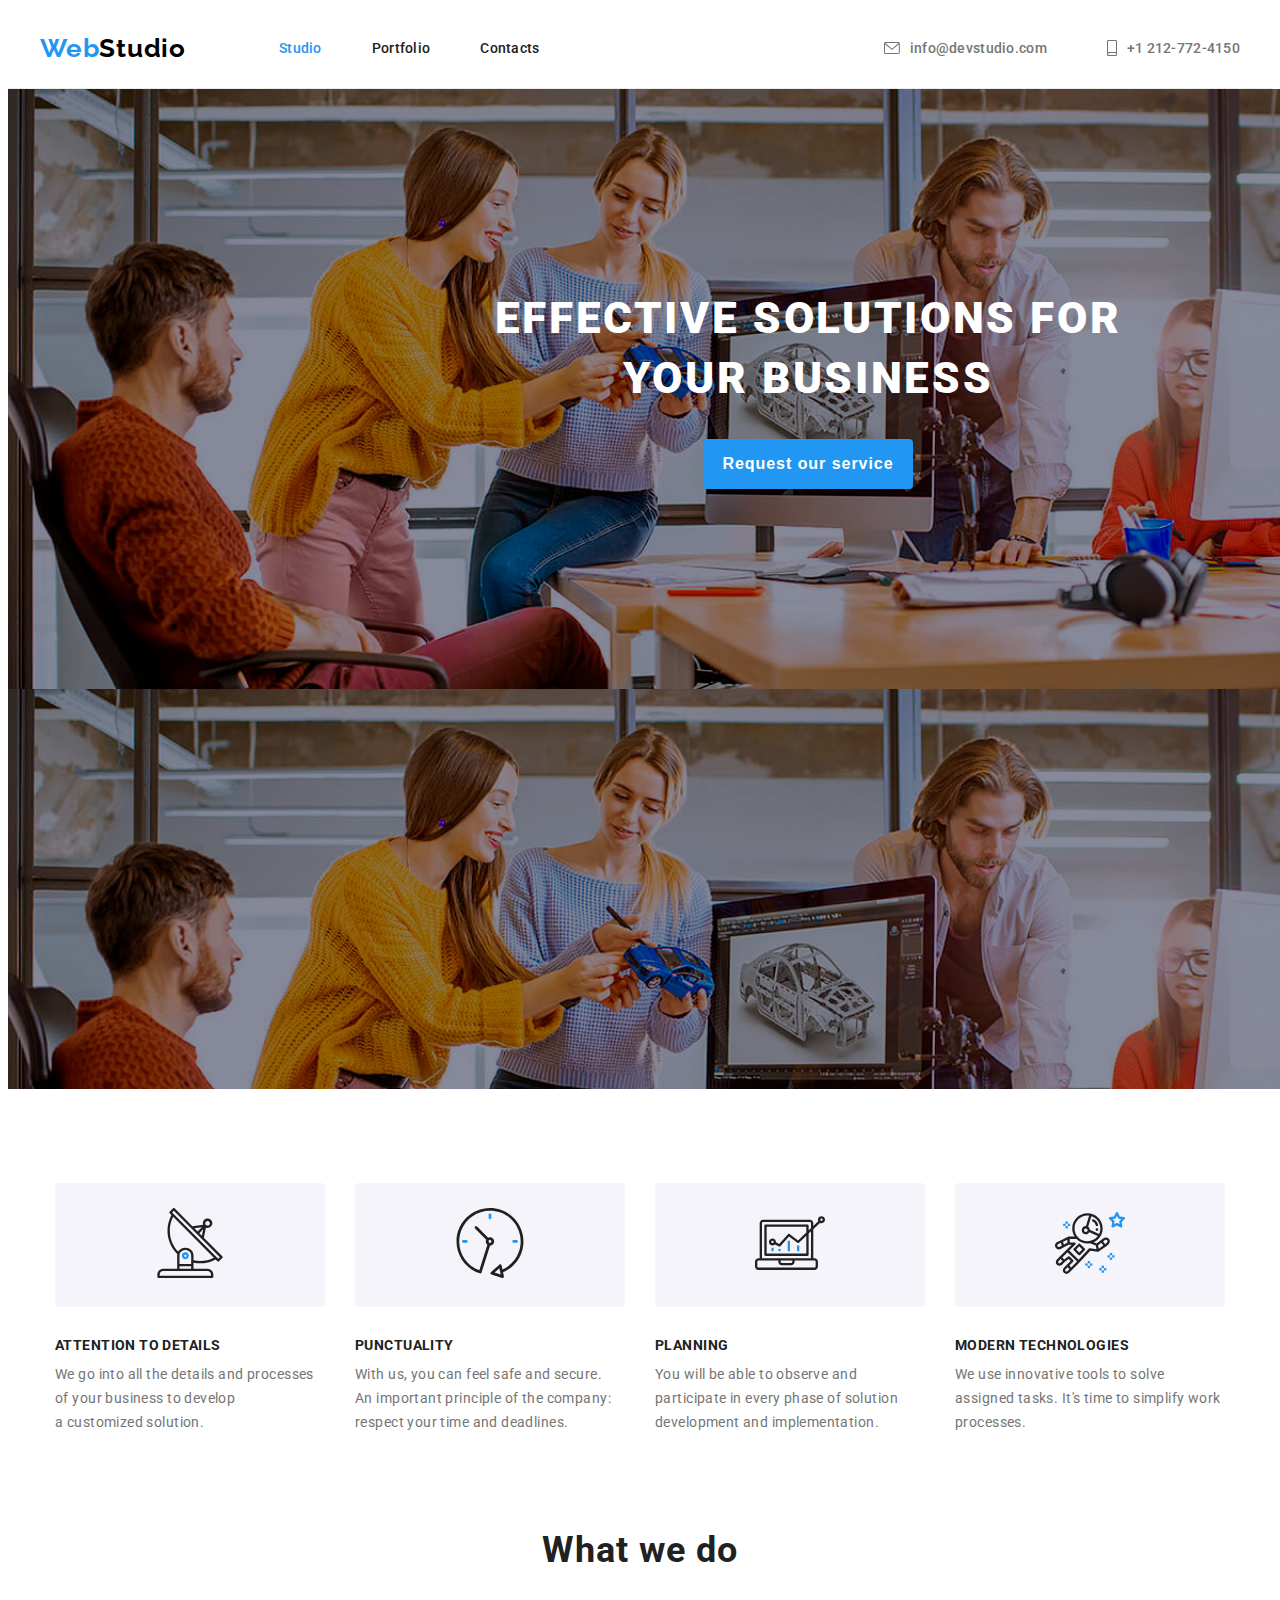
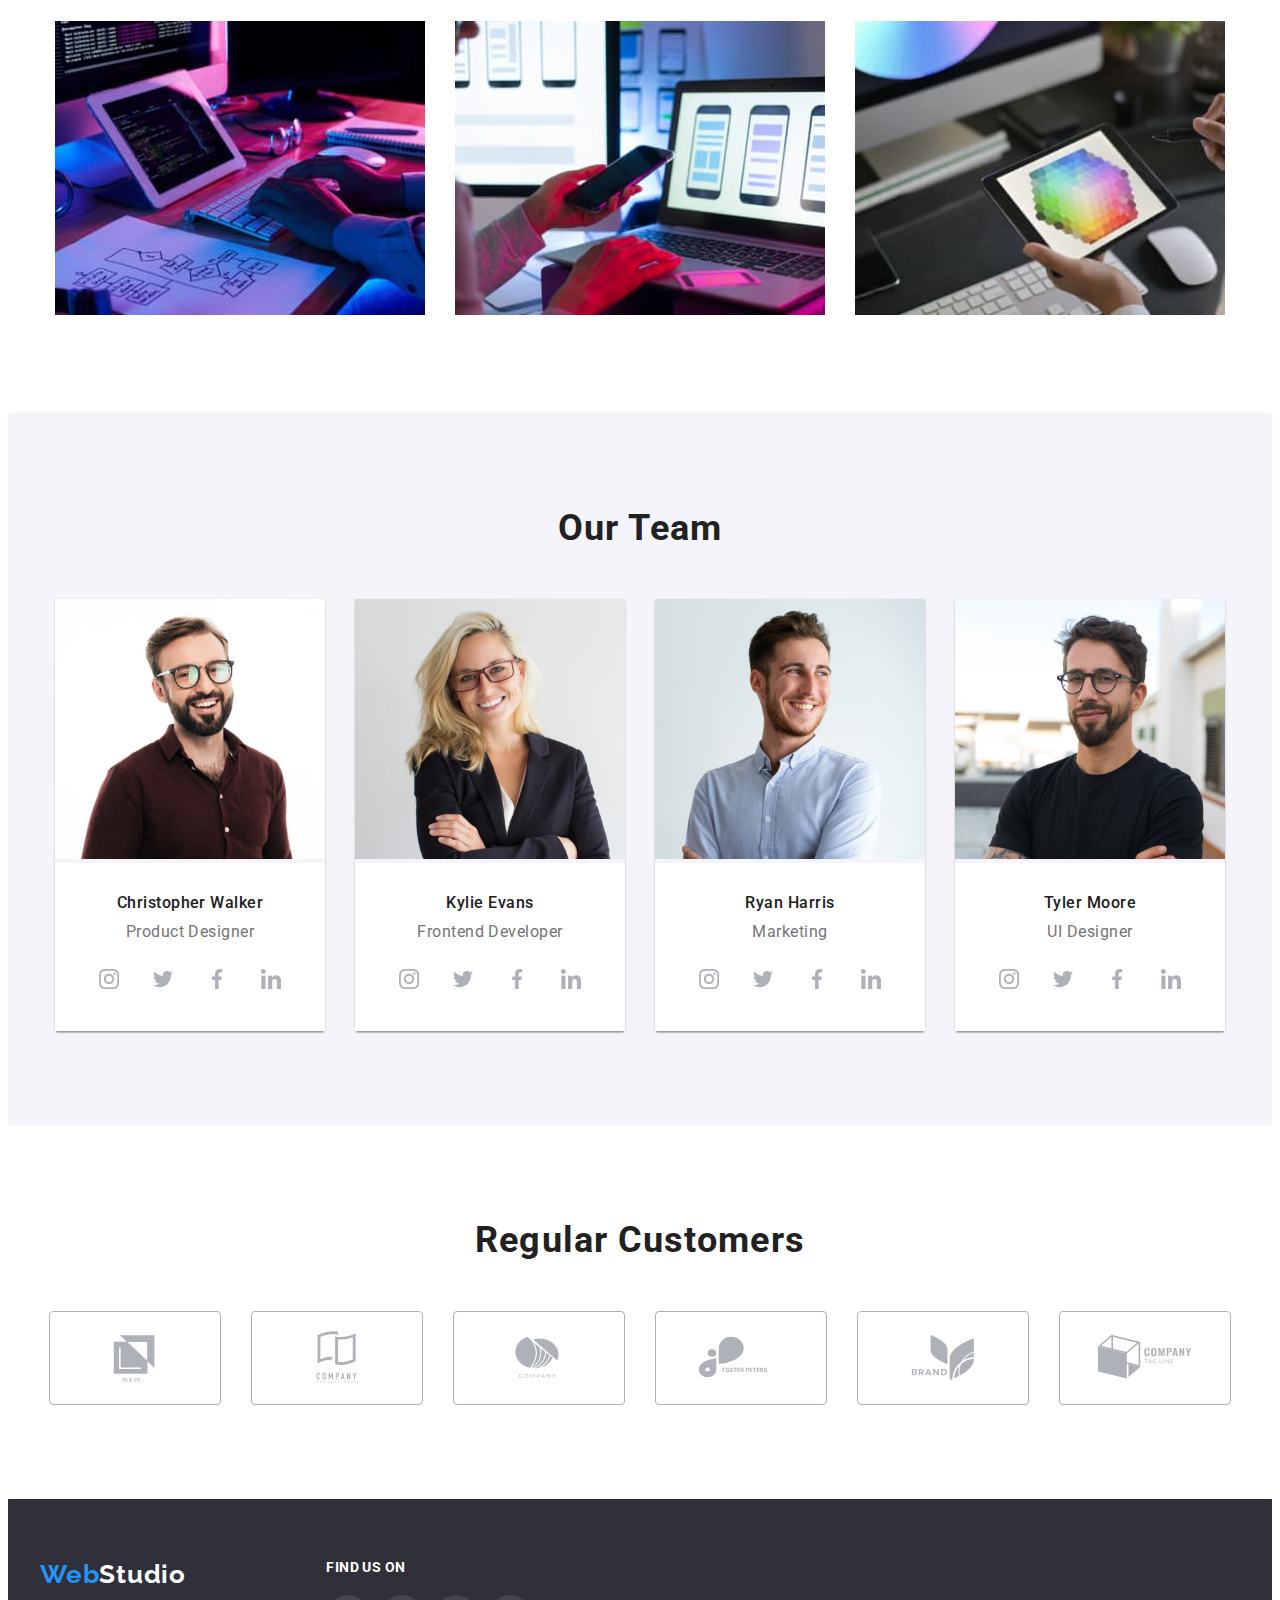
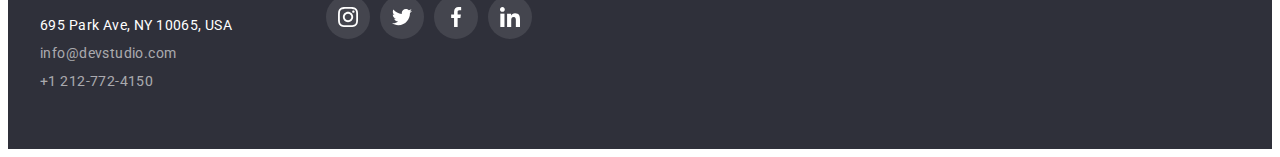
<file: index.html>
<!DOCTYPE html>
<html lang="en">
  <head>
    <meta charset="UTF-8" />
    <meta http-equiv="X-UA-Compatible" content="IE=edge" />
    <meta name="viewport" content="width=device-width, initial-scale=1.0" />
    <title>WebStudio</title>
    <link rel="preconnect" href="https://fonts.googleapis.com" />
    <link rel="preconnect" href="https://fonts.gstatic.com" crossorigin />
    <link
      rel="stylesheet"
      href="https://cdnjs.cloudflare.com/ajax/libs/modern-normalize/2.0.0/modern-normalize.min.css"
      integrity="sha512-4xo8blKMVCiXpTaLzQSLSw3KFOVPWhm/TRtuPVc4WG6kUgjH6J03IBuG7JZPkcWMxJ5huwaBpOpnwYElP/m6wg=="
      crossorigin="anonymous"
      referrerpolicy="no-referrer"
    />
    <link
      href="https://fonts.googleapis.com/css2?family=Raleway:wght@700&family=Roboto:wght@400;500;700;900&display=swap"
      rel="stylesheet"
    />
    <link rel="stylesheet" href="./ccs/styles.css" />
  </head>
  <body>
    <header class="header">
      <div class="container main-nav">
        <nav class="nav-menu">
          <a href="index.html"
            ><h2 class="logo"><span class="logo-color">Web</span>Studio</h2></a
          >
          <ul class="menu">
            <li><a href="index.html" class="active">Studio</a></li>
            <li><a href="portfolio.html">Portfolio</a></li>
            <li><a href="contacts.html">Contacts</a></li>
          </ul>
        </nav>
        <ul class="menu-contacts">
          <li>
            <a class="header-contacts" href="mailto:info@devstudio.com"
              ><svg width="16" height="12">
                <use href="./images/icons.svg#icon-envelope" />
              </svg>
              info@devstudio.com</a
            >
          </li>
          <li>
            <a class="header-contacts" href="tel:+12127724150"
              ><svg width="10" height="16">
                <use href="./images/icons.svg#icon-smartphone" />
              </svg>
              +1 212-772-4150</a
            >
          </li>
        </ul>
      </div>
    </header>
    <main>
      <!--Hero-->
      <section class="section hero">
        <div class="container">
          <h1 class="hero-title">
            EFFECTIVE SOLUTIONS FOR <br />
            YOUR BUSINESS
          </h1>
          <button type="button" class="request-service-btn">
            Request our service
          </button>
        </div>
      </section>

      <!--What we do-->
      <section class="section">
        <div class="container">
          <ul class="article-list">
            <li>
              <div class="article-thumb">
                <svg width="70px" height="70px">
                  <use href="./images/icons.svg#icon-antenna" />
                </svg>
              </div>
              <h5 class="article-title">ATTENTION TO DETAILS</h5>

              <p class="article-text">
                We go into all the details and processes<br />
                of your business to develop<br />
                a customized solution.
              </p>
            </li>
            <li>
              <div class="article-thumb">
                <svg width="70px" height="70px">
                  <use href="./images/icons.svg#icon-clock" />
                </svg>
              </div>
              <h5 class="article-title">PUNCTUALITY</h5>
              <p class="article-text">
                With us, you can feel safe and secure.<br />
                An important principle of the company:<br />
                respect your time and deadlines.
              </p>
            </li>
            <li>
              <div class="article-thumb">
                <svg width="70px" height="70px">
                  <use href="./images/icons.svg#icon-diagram" />
                </svg>
              </div>
              <h5 class="article-title">PLANNING</h5>
              <p class="article-text">
                You will be able to observe and<br />
                participate in every phase of solution<br />
                development and implementation.
              </p>
            </li>
            <li>
              <div class="article-thumb">
                <svg width="70px" height="70px">
                  <use href="./images/icons.svg#icon-astronaut" />
                </svg>
              </div>
              <h5 class="article-title">MODERN TECHNOLOGIES</h5>
              <p class="article-text">
                We use innovative tools to solve<br />
                assigned tasks. It's time to simplify work<br />
                processes.
              </p>
            </li>
          </ul>
        </div>
      </section>
      <section class="section no-padding">
        <div class="container">
          <h3 class="section-title">What we do</h3>
          <ul class="img-list">
            <li>
              <img
                src="./images/img1.jpg"
                width="370px"
                height="294px"
                alt="image
              example"
              />
            </li>
            <li>
              <img
                src="./images/img2.jpg"
                width="370px"
                height="294px"
                alt="image example"
              />
            </li>
            <li>
              <img
                src="./images/img3.jpg"
                width="370px"
                height="294px"
                alt="image example"
              />
            </li>
          </ul>
        </div>
      </section>

      <!--Our team-->
      <section class="section our-team">
        <div class="container">
          <h3 class="section-title">Our Team</h3>

          <ul class="team-members list">
            <li class="team-item">
              <img
                src="./images/christopher_walker.jpg"
                alt="Christopher Walker"
                width="270"
              />
              <div class="item-desc">
                <h3 class="member-name">Christopher Walker</h3>
                <p class="member-position">Product Designer</p>
                <ul class="item-socials">
                  <li>
                    <a class="team-socials" href="">
                      <svg width="20px" height="20px">
                        <use
                          xlink:href="./images/icons.svg#icon-instagram"
                        ></use>
                      </svg>
                    </a>
                  </li>
                  <li>
                    <a class="team-socials" href="">
                      <svg width="20px" height="20px">
                        <use xlink:href="./images/icons.svg#icon-twitter"></use>
                      </svg>
                    </a>
                  </li>
                  <li>
                    <a class="team-socials" href="">
                      <svg width="20px" height="20px">
                        <use
                          xlink:href="./images/icons.svg#icon-facebook"
                        ></use>
                      </svg>
                    </a>
                  </li>
                  <li>
                    <a class="team-socials" href="">
                      <svg width="20px" height="20px">
                        <use
                          xlink:href="./images/icons.svg#icon-linkedin"
                        ></use>
                      </svg>
                    </a>
                  </li>
                </ul>
              </div>
            </li>

            <li class="team-item">
              <img
                src="./images/kylie_evans.jpg"
                alt="Kylie Evans"
                width="270"
              />
              <div class="item-desc">
                <h3 class="member-name">Kylie Evans</h3>
                <p class="member-position">Frontend Developer</p>
                <ul class="item-socials">
                  <li>
                    <a class="team-socials" href="">
                      <svg width="20px" height="20px">
                        <use
                          xlink:href="./images/icons.svg#icon-instagram"
                        ></use>
                      </svg>
                    </a>
                  </li>
                  <li>
                    <a class="team-socials" href="">
                      <svg width="20px" height="20px">
                        <use xlink:href="./images/icons.svg#icon-twitter"></use>
                      </svg>
                    </a>
                  </li>
                  <li>
                    <a class="team-socials" href="">
                      <svg width="20px" height="20px">
                        <use
                          xlink:href="./images/icons.svg#icon-facebook"
                        ></use>
                      </svg>
                    </a>
                  </li>
                  <li>
                    <a class="team-socials" href="">
                      <svg width="20px" height="20px">
                        <use
                          xlink:href="./images/icons.svg#icon-linkedin"
                        ></use>
                      </svg>
                    </a>
                  </li>
                </ul>
              </div>
            </li>

            <li class="team-item">
              <img
                src="./images/ryan_harris.jpg"
                alt="Ryan Harris"
                width="270"
              />
              <div class="item-desc">
                <h3 class="member-name">Ryan Harris</h3>
                <p class="member-position">Marketing</p>
                <ul class="item-socials">
                  <li>
                    <a class="team-socials" href="">
                      <svg width="20px" height="20px">
                        <use
                          xlink:href="./images/icons.svg#icon-instagram"
                        ></use>
                      </svg>
                    </a>
                  </li>
                  <li>
                    <a class="team-socials" href="">
                      <svg width="20px" height="20px">
                        <use xlink:href="./images/icons.svg#icon-twitter"></use>
                      </svg>
                    </a>
                  </li>
                  <li>
                    <a class="team-socials" href="">
                      <svg width="20px" height="20px">
                        <use
                          xlink:href="./images/icons.svg#icon-facebook"
                        ></use>
                      </svg>
                    </a>
                  </li>
                  <li>
                    <a class="team-socials" href="">
                      <svg width="20px" height="20px">
                        <use
                          xlink:href="./images/icons.svg#icon-linkedin"
                        ></use>
                      </svg>
                    </a>
                  </li>
                </ul>
              </div>
            </li>

            <li class="team-item">
              <img
                src="./images/tyler_moore.jpg"
                alt="Tyler Moore"
                width="270"
              />
              <div class="item-desc">
                <h3 class="member-name">Tyler Moore</h3>
                <p class="member-position">UI Designer</p>
                <ul class="item-socials">
                  <li>
                    <a class="team-socials" href="">
                      <svg width="20px" height="20px">
                        <use
                          xlink:href="./images/icons.svg#icon-instagram"
                        ></use>
                      </svg>
                    </a>
                  </li>
                  <li>
                    <a class="team-socials" href="">
                      <svg width="20px" height="20px">
                        <use xlink:href="./images/icons.svg#icon-twitter"></use>
                      </svg>
                    </a>
                  </li>
                  <li>
                    <a class="team-socials" href="">
                      <svg width="20px" height="20px">
                        <use
                          xlink:href="./images/icons.svg#icon-facebook"
                        ></use>
                      </svg>
                    </a>
                  </li>
                  <li>
                    <a class="team-socials" href="">
                      <svg width="20px" height="20px">
                        <use
                          xlink:href="./images/icons.svg#icon-linkedin"
                        ></use>
                      </svg>
                    </a>
                  </li>
                </ul>
              </div>
            </li>
          </ul>
        </div>
      </section>

      <!-- Clients -->
      <section class="section">
        <div class="container">
          <h3 class="section-title">Regular Customers</h3>

          <ul class="clients list">
            <li class="client-list">
              <a class="client-item link" href="">
                <svg class="client-icon" width="106" height="60">
                  <use xlink:href="./images/icons.svg#icon-logo1"></use>
                </svg>
              </a>
            </li>
            <li class="client-list">
              <a class="client-item link" href="">
                <svg class="client-icon" width="106" height="60">
                  <use xlink:href="./images/icons.svg#icon-logo2"></use>
                </svg>
              </a>
            </li>
            <li class="client-list">
              <a class="client-item link" href="">
                <svg class="client-icon" width="106" height="60">
                  <use xlink:href="./images/icons.svg#icon-logo3"></use>
                </svg>
              </a>
            </li>
            <li class="client-list">
              <a class="client-item link" href="">
                <svg class="client-icon" width="106" height="60">
                  <use xlink:href="./images/icons.svg#icon-logo4"></use>
                </svg>
              </a>
            </li>
            <li class="client-list">
              <a class="client-item link" href="">
                <svg class="client-icon" width="106" height="60">
                  <use xlink:href="./images/icons.svg#icon-logo5"></use>
                </svg>
              </a>
            </li>
            <li class="client-list">
              <a class="client-item link" href="">
                <svg class="client-icon" width="106" height="60">
                  <use xlink:href="./images/icons.svg#icon-logo6"></use>
                </svg>
              </a>
            </li>
          </ul>
        </div>
      </section>
    </main>

    <footer class="footer">
      <section class="container">
        <div>
          <a href="index.html"
            ><h2 class="logo-dark-bg logo">
              <span class="logo-color">Web</span>Studio
            </h2></a
          >
          <address class="address">
            <ul class="address-list">
              <li>695 Park Ave, NY 10065, USA</li>
              <li>
                <a class="footer-contacts" href="mailto:info@devstudio.com"
                  >info@devstudio.com</a
                >
              </li>
              <li>
                <a class="footer-contacts" href="tel:+12127724150"
                  >+1 212-772-4150</a
                >
              </li>
            </ul>
          </address>
        </div>

        <div class="footer-social">
          <h3 class="article-title">Find us on</h3>
          <ul class="footer-icons">
            <li>
              <a class="footer-icon" href="">
                <svg width="20px" height="20px">
                  <use xlink:href="./images/icons.svg#icon-instagram"></use>
                </svg>
              </a>
            </li>
            <li>
              <a class="footer-icon" href="">
                <svg width="20px" height="20px">
                  <use xlink:href="./images/icons.svg#icon-twitter"></use>
                </svg>
              </a>
            </li>
            <li>
              <a class="footer-icon" href="">
                <svg width="20px" height="20px">
                  <use xlink:href="./images/icons.svg#icon-facebook"></use>
                </svg>
              </a>
            </li>
            <li>
              <a class="footer-icon" href="">
                <svg width="20px" height="20px">
                  <use xlink:href="./images/icons.svg#icon-linkedin"></use>
                </svg>
              </a>
            </li>
          </ul>
        </div>
      </section>
    </footer>
  </body>
</html>
</file>
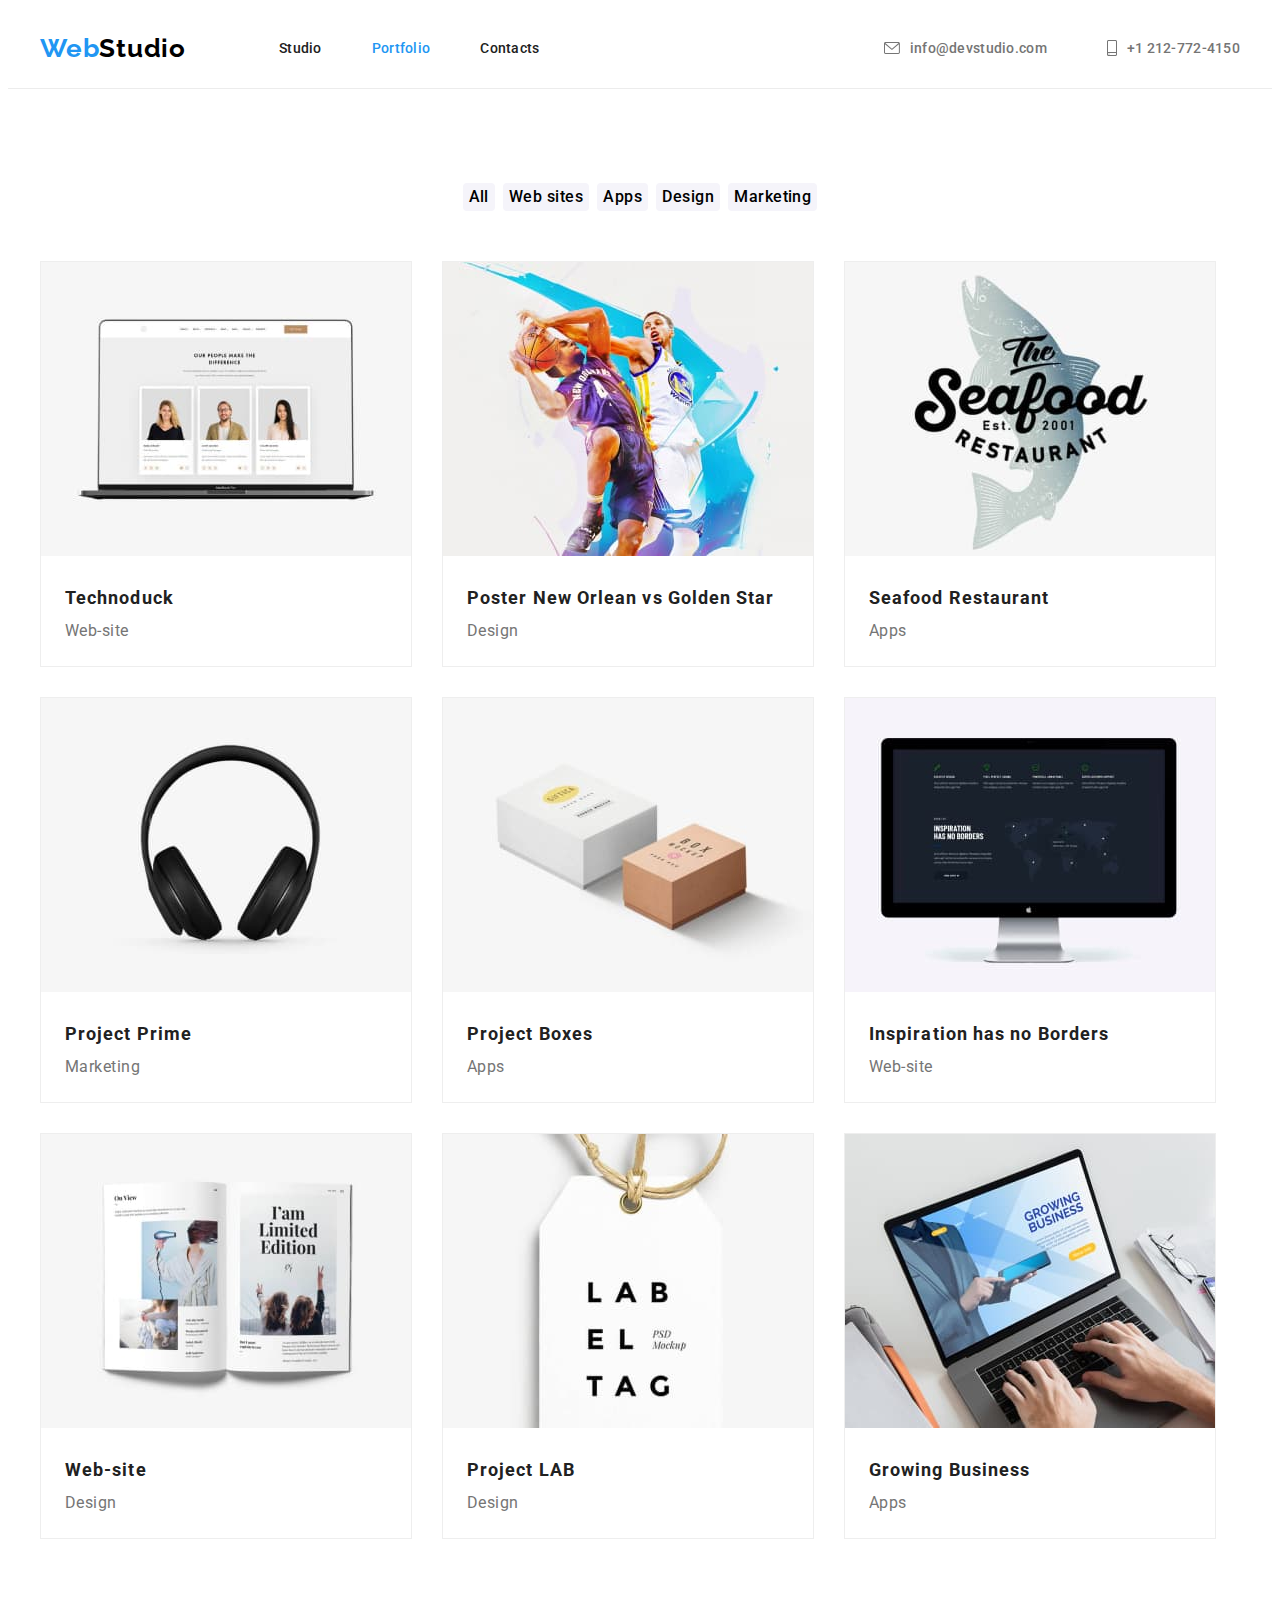
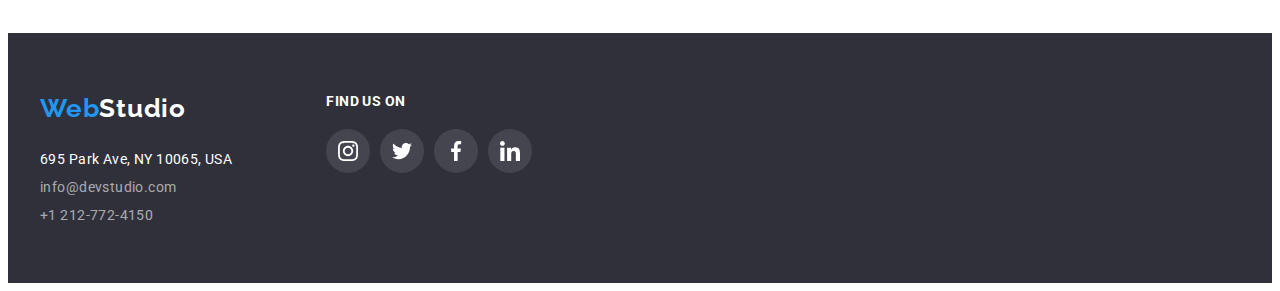
<file: portfolio.html>
<!DOCTYPE html>
<html lang="en">
  <head>
    <meta charset="UTF-8" />
    <meta http-equiv="X-UA-Compatible" content="IE=edge" />
    <meta name="viewport" content="width=device-width, initial-scale=1.0" />
    <title>Portfolio</title>
    <link rel="stylesheet" href="./ccs/styles.css" />
    <link rel="preconnect" href="https://fonts.googleapis.com" />
    <link rel="preconnect" href="https://fonts.gstatic.com" crossorigin />
    <link
      rel="stylesheet"
      href="https://cdnjs.cloudflare.com/ajax/libs/modern-normalize/2.0.0/modern-normalize.min.css"
      integrity="sha512-4xo8blKMVCiXpTaLzQSLSw3KFOVPWhm/TRtuPVc4WG6kUgjH6J03IBuG7JZPkcWMxJ5huwaBpOpnwYElP/m6wg=="
      crossorigin="anonymous"
      referrerpolicy="no-referrer"
    />
    <link
      href="https://fonts.googleapis.com/css2?family=Raleway:wght@700&family=Roboto:wght@400;500;700;900&display=swap"
      rel="stylesheet"
    />
  </head>
  <body>
    <header class="header">
      <div class="container main-nav">
        <nav class="nav-menu">
          <a href="index.html"
            ><h2 class="logo"><span class="logo-color">Web</span>Studio</h2></a
          >
          <ul class="menu">
            <li><a href="index.html">Studio</a></li>
            <li><a href="portfolio.html" class="active">Portfolio</a></li>
            <li><a href="contacts.html">Contacts</a></li>
          </ul>
        </nav>
        <ul class="menu-contacts">
          <li>
            <a class="header-contacts" href="mailto:info@devstudio.com"
              ><svg width="16" height="12">
                <use href="./images/icons.svg#icon-envelope" />
              </svg>
              info@devstudio.com</a
            >
          </li>
          <li>
            <a class="header-contacts" href="tel:+12127724150"
              ><svg width="10" height="16">
                <use href="./images/icons.svg#icon-smartphone" />
              </svg>
              +1 212-772-4150</a
            >
          </li>
        </ul>
      </div>
    </header>
    <main>
      <!--Hero section-->
      <section class="section container">
        <ul class="filter-buttons">
          <li><button type="button" class="button">All</button></li>
          <li><button type="button" class="button">Web sites</button></li>
          <li><button type="button" class="button">Apps</button></li>
          <li><button type="button" class="button">Design</button></li>
          <li><button type="button" class="button">Marketing</button></li>
        </ul>
        <ul class="product-list">
          <li>
            <img
              src="./images/technoduck.jpg"
              width="370px"
              height="294px"
              alt="team member photo"
            />
            <div class="product-desc">
              <h3 class="product-name">Technoduck</h3>
              <span class="product-description">Web-site</span>
            </div>
          </li>
          <li>
            <img
              src="./images/poster.jpg"
              width="370px"
              height="294px"
              alt="team member photo"
            />
            <div class="product-desc">
              <h3 class="product-name">Poster New Orlean vs Golden Star</h3>
              <em class="product-description">Design</em>
            </div>
          </li>
          <li>
            <img
              src="./images/seafood_restaurant.jpg"
              width="370px"
              height="294px"
              alt="team member photo"
            />
            <div class="product-desc">
              <h3 class="product-name">Seafood Restaurant</h3>
              <em class="product-description">Apps</em>
            </div>
          </li>
          <li>
            <img
              src="./images/project_prime.jpg"
              width="370px"
              height="294px"
              alt="team member photo"
            />
            <div class="product-desc">
              <h3 class="product-name">Project Prime</h3>
              <em class="product-description">Marketing</em>
            </div>
          </li>
          <li>
            <img
              src="./images/project_boxes.jpg"
              width="370px"
              height="294px"
              alt="team member photo"
            />
            <div class="product-desc">
              <h3 class="product-name">Project Boxes</h3>
              <em class="product-description">Apps</em>
            </div>
          </li>
          <li>
            <img
              src="./images/inspiration.jpg"
              width="370px"
              height="294px"
              alt="team member photo"
            />
            <div class="product-desc">
              <h3 class="product-name">Inspiration has no Borders</h3>
              <em class="product-description">Web-site</em>
            </div>
          </li>
          <li>
            <img
              src="./images/limited_editon.jpg"
              width="370px"
              height="294px"
              alt="team member photo"
            />
            <div class="product-desc">
              <h3 class="product-name">Web-site</h3>
              <em class="product-description">Design</em>
            </div>
          </li>
          <li>
            <img
              src="./images/project_lab.jpg"
              width="370px"
              height="294px"
              alt="team member photo"
            />
            <div class="product-desc">
              <h3 class="product-name">Project LAB</h3>
              <em class="product-description">Design</em>
            </div>
          </li>
          <li>
            <img
              src="./images/growing_businnes.jpg"
              width="370px"
              height="294px"
              alt="team member photo"
            />
            <div class="product-desc">
              <h3 class="product-name">Growing Business</h3>
              <em class="product-description">Apps</em>
            </div>
          </li>
        </ul>
      </section>
    </main>
    <footer class="footer">
      <section class="container">
        <div>
          <a href="index.html"
            ><h2 class="logo-dark-bg logo">
              <span class="logo-color">Web</span>Studio
            </h2></a
          >
          <address class="address">
            <ul class="address-list">
              <li>695 Park Ave, NY 10065, USA</li>
              <li>
                <a class="footer-contacts" href="mailto:info@devstudio.com"
                  >info@devstudio.com</a
                >
              </li>
              <li>
                <a class="footer-contacts" href="tel:+12127724150"
                  >+1 212-772-4150</a
                >
              </li>
            </ul>
          </address>
        </div>

        <div class="footer-social">
          <h3 class="article-title">Find us on</h3>
          <ul class="footer-icons">
            <li>
              <a class="footer-icon" href="">
                <svg width="20px" height="20px">
                  <use xlink:href="./images/icons.svg#icon-instagram"></use>
                </svg>
              </a>
            </li>
            <li>
              <a class="footer-icon" href="">
                <svg width="20px" height="20px">
                  <use xlink:href="./images/icons.svg#icon-twitter"></use>
                </svg>
              </a>
            </li>
            <li>
              <a class="footer-icon" href="">
                <svg width="20px" height="20px">
                  <use xlink:href="./images/icons.svg#icon-facebook"></use>
                </svg>
              </a>
            </li>
            <li>
              <a class="footer-icon" href="">
                <svg width="20px" height="20px">
                  <use xlink:href="./images/icons.svg#icon-linkedin"></use>
                </svg>
              </a>
            </li>
          </ul>
        </div>
      </section>
    </footer>
  </body>
</html>
</file>
<file: ccs/styles.css>
:root {
  --active-color: #2196f3;
  --active-text-color: #ffffff;
  --alternate-text-color: #757575;
  --main-text-color: #212121;
  --footer-contact-color: rgba(255, 255, 255, 0.6);
  --filter-background-color: #f5f4fa;
  --bg-dark-color: #2f303a;
  --svg-color: #afb1b8;
}

body {
  font-family: "Roboto", sans-serif;
  color: var(--main-text-color);
  background-color: var(--active-text-color);
}

.container {
  margin: 0 auto;
  width: 1200px;
}

.section {
  padding-top: 94px;
  padding-bottom: 94px;
}

.section.no-padding {
  padding-top: 0;
}

.header {
  border-bottom: 1px solid #ececec;
}

ul {
  list-style-type: none;
}

h1,
h2,
h3,
h5,
p,
ul {
  margin: 0;
  padding: 0;
}

a,
a:visited {
  text-decoration: none;
  color: inherit;
}

a.active {
  color: var(--active-color);
}

a:focus,
a:hover,
a:active {
  color: var(--active-color);
}

button:focus,
button:hover,
button:active {
  background-color: var(--active-color);
  color: var(--active-text-color);
  cursor: pointer;
  box-shadow: 0px 2px 2px 0px rgba(0, 0, 0, 0.12),
    0px 1px 2px 0px rgba(0, 0, 0, 0.08), 0px 3px 1px 0px rgba(0, 0, 0, 0.1);
}

.menu {
  font-size: 14px;
  font-style: normal;
  font-weight: 500;
  line-height: normal;
  letter-spacing: 0.28px;
}

.logo-color {
  color: var(--active-color);
}

.hero-title {
  color: var(--active-text-color);
  /* text-align: center; */
  font-size: 44px;
  font-style: normal;
  font-weight: 900;
  line-height: 1.36;
  letter-spacing: 2.64px;
  text-transform: uppercase;
  padding-bottom: 30px;
}

.request-service-btn {
  background-color: var(--active-color);
  color: var(--active-text-color);
  text-align: center;
  font-size: 16px;
  font-style: normal;
  font-weight: 700;
  line-height: 1.875;
  border: 0;
  border-radius: 4px;
  letter-spacing: 0.96px;
  padding: 10px 19px;
}

.article-title {
  margin-bottom: 10px;
  font-size: 14px;
  font-style: normal;
  font-weight: 700;
  line-height: normal;
  letter-spacing: 0.42px;
  text-transform: uppercase;
}

.footer-social .article-title {
  color: var(--active-text-color);
  margin-bottom: 20px;
}

.article-text {
  color: var(--alternate-text-color);
  font-size: 14px;
  font-style: normal;
  font-weight: 400;
  line-height: 1.71;
  letter-spacing: 0.42px;
}

.logo {
  color: #000;
  font-family: Raleway;
  font-size: 26px;
  font-style: normal;
  font-weight: 700;
  line-height: normal;
  letter-spacing: 0.78px;
}

.logo-dark-bg {
  color: var(--active-text-color);
}

.section-title {
  margin-bottom: 50px;
  text-align: center;
  font-size: 36px;
  font-style: normal;
  font-weight: 700;
  line-height: normal;
  letter-spacing: 1.08px;
}

.member-name {
  margin-bottom: 10px;
  text-align: center;
  font-size: 16px;
  font-style: normal;
  font-weight: 500;
  line-height: normal;
  letter-spacing: 0.48px;
}

.member-position {
  color: var(--alternate-text-color);
  text-align: center;
  font-size: 16px;
  font-style: normal;
  font-weight: 400;
  line-height: normal;
  letter-spacing: 0.48px;
  margin-bottom: 16px;
}

.button {
  text-align: center;
  font-family: Roboto;
  font-size: 16px;
  font-style: normal;
  font-weight: 500;
  line-height: 1.625;
  letter-spacing: 0.48px;
  border: 0;
  border-radius: 4px;
  background: var(--filter-background-color);
}

.header-contacts {
  display: flex;
  align-items: center;
  gap: 10px;
  color: var(--alternate-text-color);
  font-size: 14px;
  font-style: normal;
  font-weight: 500;
  line-height: normal;
  letter-spacing: 0.28px;
  fill: var(--alternate-text-color);
}

.header-contacts:hover {
  fill: var(--active-color);
}

.product-name {
  font-size: 18px;
  font-style: normal;
  font-weight: 700;
  line-height: 2;
  letter-spacing: 1.08px;
}

.product-description {
  color: var(--alternate-text-color);
  font-size: 16px;
  font-style: normal;
  font-weight: 400;
  line-height: 1.875;
  letter-spacing: 0.48px;
}

.address {
  color: var(--active-text-color);
  font-size: 14px;
  font-style: normal;
  font-weight: 400;
  line-height: normal;
  letter-spacing: 0.42px;
  margin-top: 28px;
}

.footer-contacts {
  color: var(--footer-contact-color);
}

.article-list {
  padding-inline-start: unset;
  display: flex;
  justify-content: center;
  gap: 30px;
}

.img-list {
  display: flex;
  justify-content: center;
  gap: 30px;
}

.filter-buttons {
  display: flex;
  justify-content: center;
  gap: 8px;
  margin-bottom: 50px;
}

/* header
 */
.header .logo {
  padding: 24px 0;
}

.main-nav,
.nav-menu {
  display: flex;
  align-items: center;
}

.menu {
  display: flex;
  margin-left: 93px;
  padding: 0;
  gap: 50px;
}

.menu a,
.menu-contacts a {
  padding: 32px 0;
}

.menu-contacts {
  display: flex;
  justify-content: center;
  margin-left: auto;
  gap: 60px;
}

.header-contact .item:not(:last-child) {
  margin-right: 50px;
}

/* Hero */

.section.hero {
  padding: 200px 0;
  text-align: center;
}

.hero {
  background-image: url(../images/hero_img.png);
  background-color: #2f303a66;
  width: 1600px;
  height: 600px;
  margin: auto;
}

.hero .container {
  width: 696px;
}

/* Our Team */
.our-team {
  background-color: var(--filter-background-color);
}

.team-members {
  display: flex;
  justify-content: center;
  gap: 30px;
}

.team-item {
  width: 270px;
  background-color: var(--accent-text-and-bg-color);
  box-shadow: 0px 1px 3px rgba(0, 0, 0, 0.12), 0px 1px 1px rgba(0, 0, 0, 0.14),
    0px 2px 1px rgba(0, 0, 0, 0.2);
  border-radius: 0px 0px 4px 4px;
}

.item-desc {
  padding: 30px 32px;
  background-color: var(--active-text-color);
}

/* Footer */
.footer {
  background: var(--bg-dark-color);
  padding: 60px 0;
}

.address-list {
  display: flex;
  flex-direction: column;
  gap: 12px;
}

/* Product list */
.product-list {
  display: flex;
  flex-wrap: wrap;
  gap: 30px;
}

.product-list li {
  border: 1px solid #eee;
}

.product-desc {
  padding: 20px 24px;
  border: 1px solid var(--bg-color-card);
  border-top: 0;
}

.article-thumb {
  border-radius: 4px;
  background: var(--filter-background-color);
  margin-bottom: 30px;
  padding: 25px 100px;
}

/* Clients */
.clients {
  display: flex;
  justify-content: center;
  gap: 30px;
  color: var(--svg-color);
}

.client-item {
  display: flex;
  justify-content: center;
  align-items: center;
  width: 170px;
  height: 92px;
  border-radius: 4px;
  border: 1px solid #afb1b8;
  fill: currentColor;
}

.client-item:hover,
.client-item:focus {
  border-color: var(--active-color);
}

.footer .container {
  display: flex;
}
.footer-social {
  margin-left: 94px;
}

.footer-social .footer-icons {
  display: flex;
  gap: 10px;
}

.footer-icon {
  display: flex;
  justify-content: center;
  align-items: center;
  width: 44px;
  height: 44px;
  border-radius: 50%;
  fill: var(--active-text-color);
}

.footer-icons .footer-icon {
  background-color: #ffffff1a;
}

.footer-icons .footer-icon:hover,
.footer-icons .footer-icon:focus {
  background-color: #2196f3;
}

.item-desc .item-socials {
  display: flex;
  gap: 10px;
}

.team-socials {
  display: flex;
  justify-content: center;
  align-items: center;
  width: 44px;
  height: 44px;
  border-radius: 50%;
  fill: var(--svg-color);
}

.item-socials .team-socials:hover,
.item-socials .team-socials:focus {
  background-color: var(--active-color);
  fill: var(--active-text-color);
}

.product-list li:hover {
  box-shadow: 1px 4px 6px 0px rgba(0, 0, 0, 0.16),
    0px 4px 4px 0px rgba(0, 0, 0, 0.06), 0px 1px 1px 0px rgba(0, 0, 0, 0.12);
}
</file>
